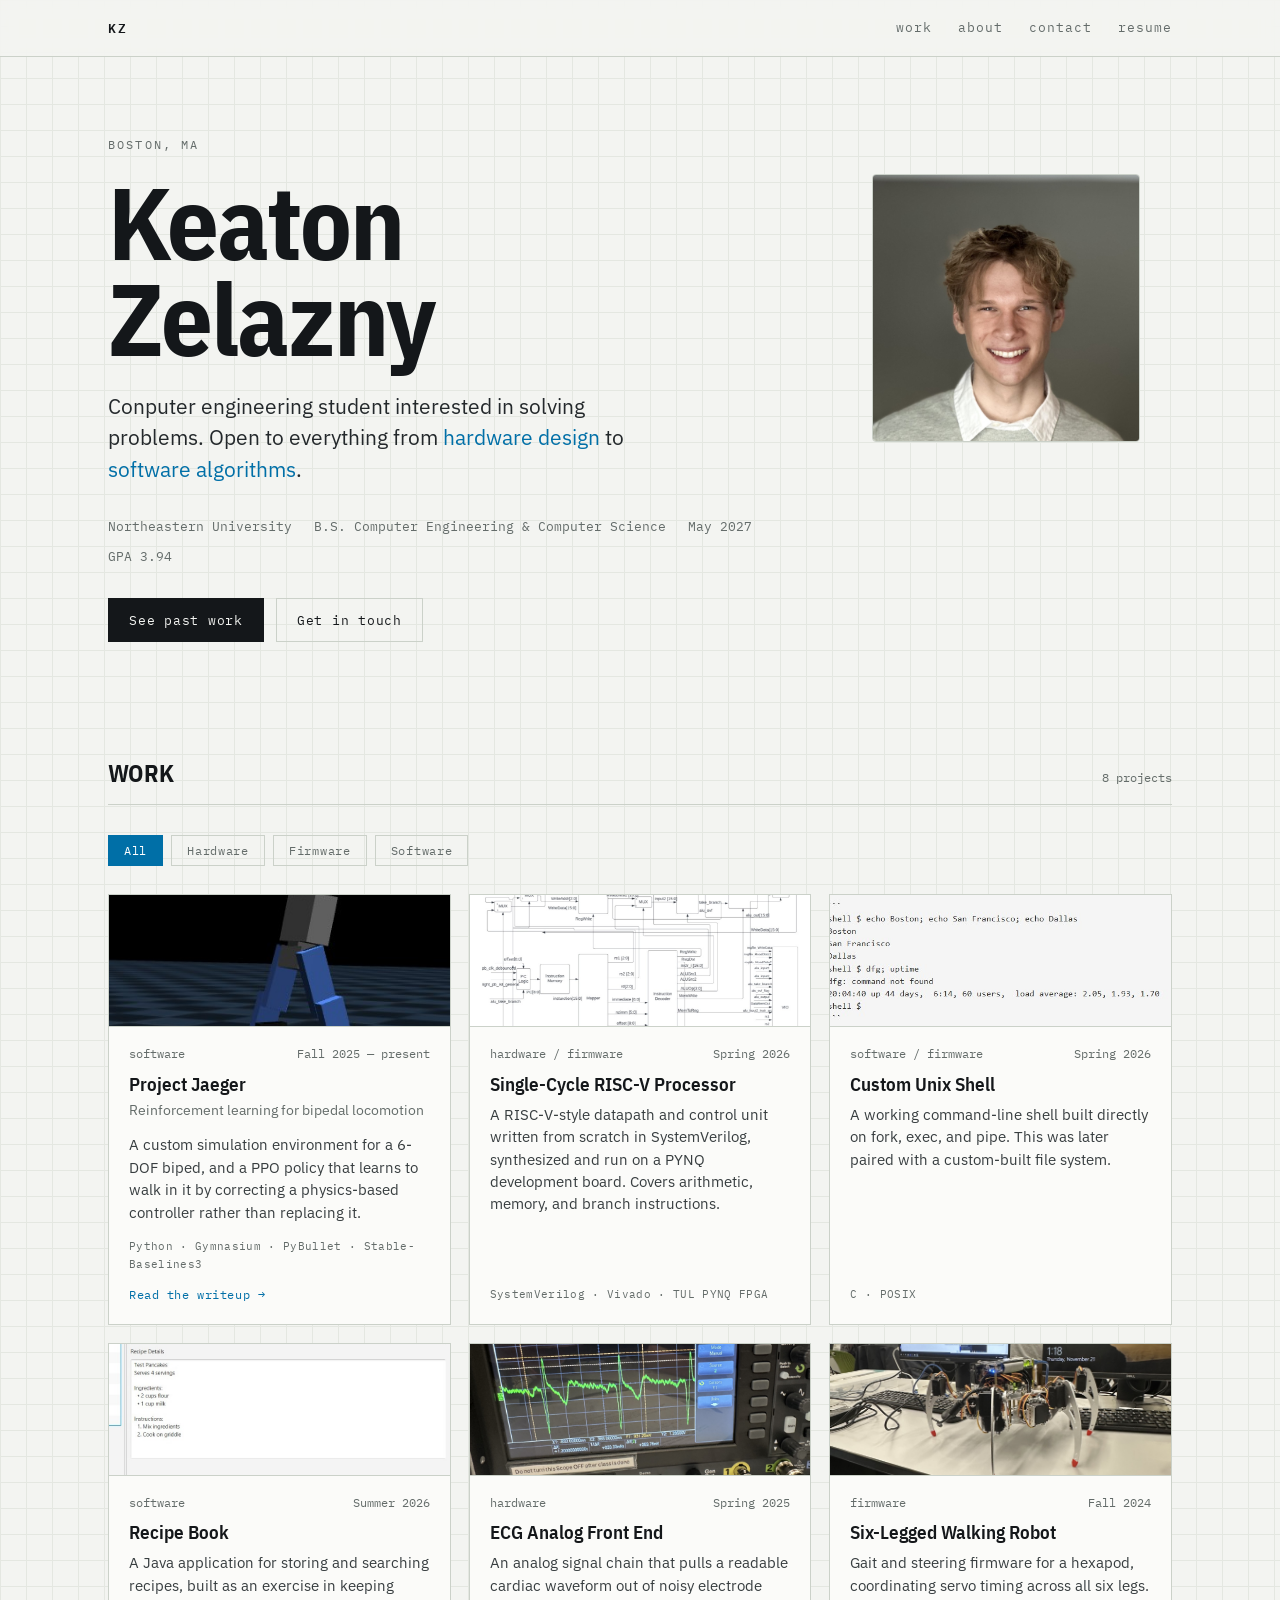
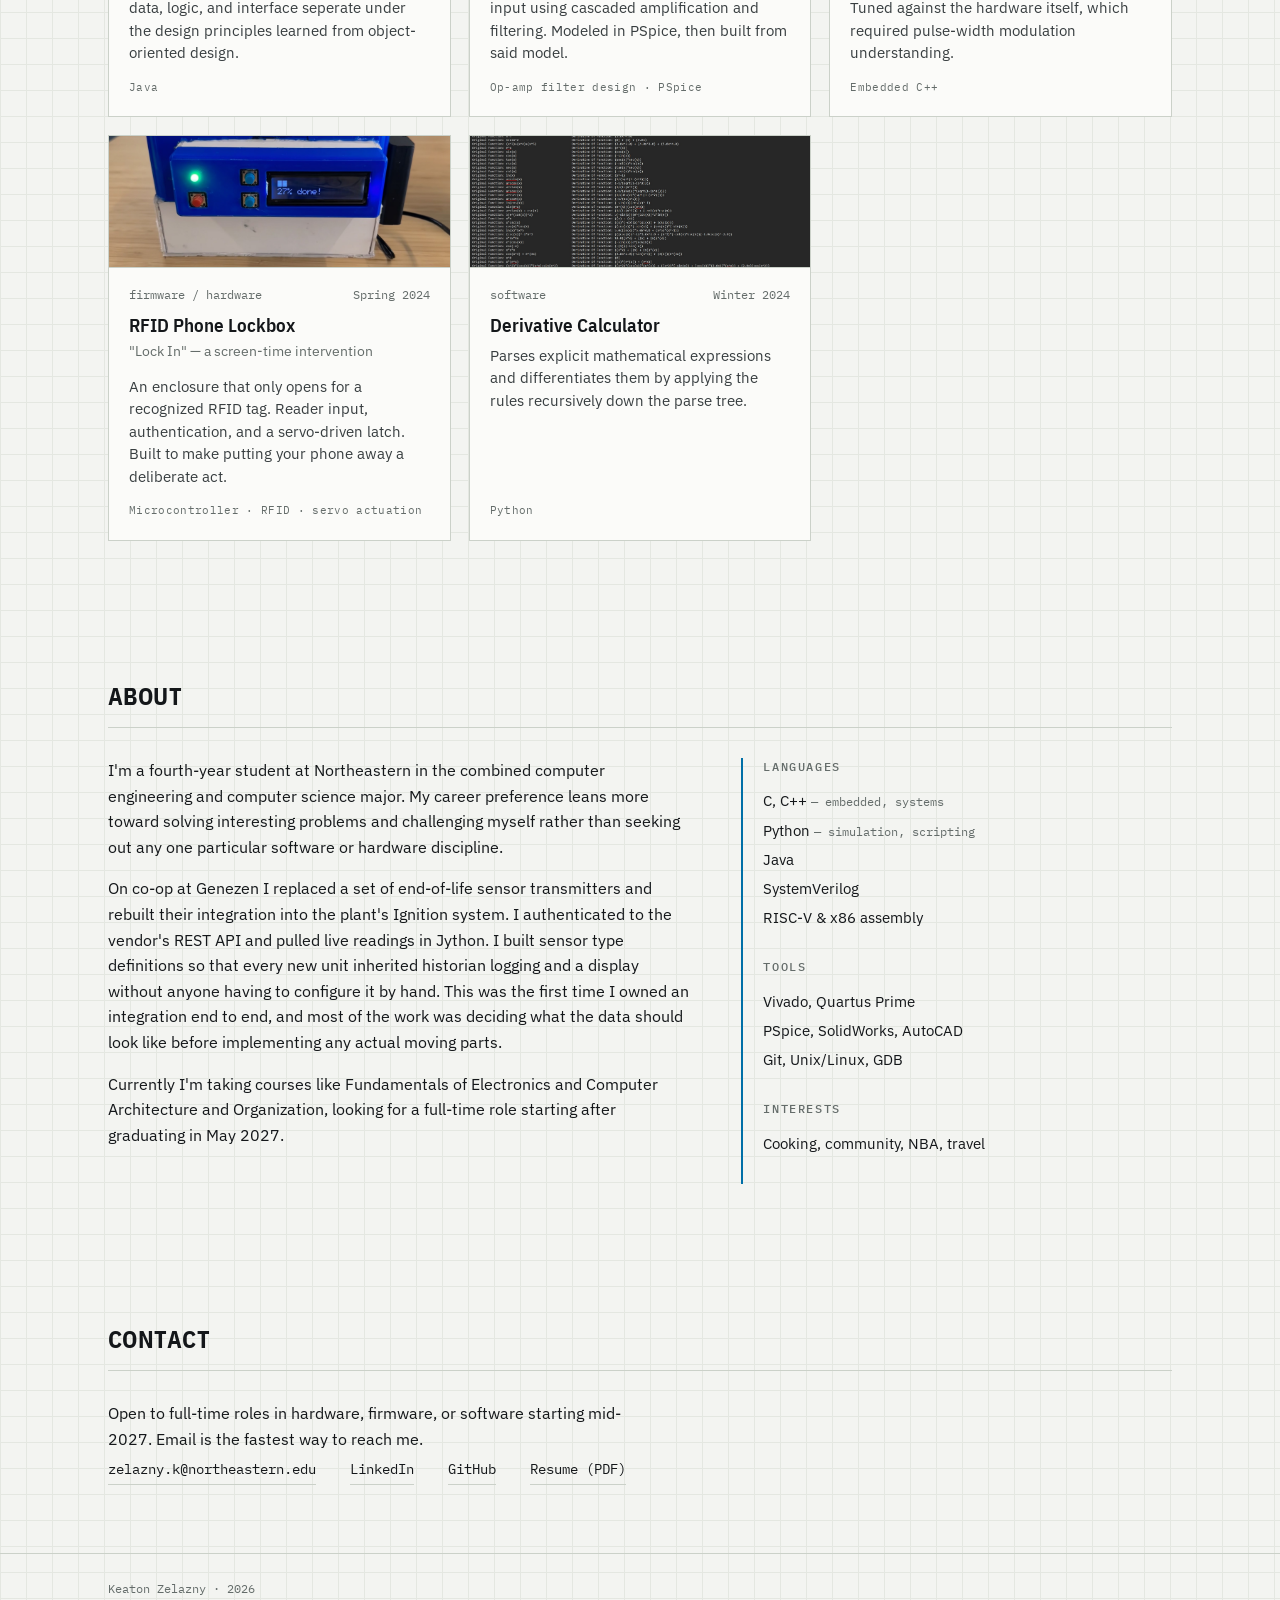
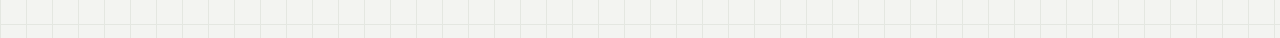
<file: index.html>
<!DOCTYPE html>
<html lang="en">
<head>
<meta charset="utf-8">
<meta name="viewport" content="width=device-width, initial-scale=1">
<title>Keaton Zelazny - Computer Engineering</title>
<meta name="description" content="Computer engineering and computer science student at Northeastern University working across FPGA design, embedded firmware, and software. Graduating May 2027.">

<meta property="og:title" content="Keaton Zelazny — Computer Engineer">
<meta property="og:description" content="FPGA design, embedded firmware, and software. Northeastern University, May 2027.">
<meta property="og:type" content="website">
<meta property="og:url" content="https://keatonzelazny.com/">

<link rel="icon" href="favicon.ico" sizes="any">
<link rel="icon" type="image/png" sizes="32x32" href="favicon-32.png">
<link rel="apple-touch-icon" href="apple-touch-icon.png">

<link rel="preconnect" href="https://fonts.googleapis.com">
<link rel="preconnect" href="https://fonts.gstatic.com" crossorigin>
<link href="https://fonts.googleapis.com/css2?family=IBM+Plex+Mono:wght@400;500&family=IBM+Plex+Sans+Condensed:wght@600;700&family=IBM+Plex+Sans:wght@400;500;600&display=swap" rel="stylesheet">
<link rel="stylesheet" href="assets/style.css">
</head>
<body>

<nav class="nav">
  <div class="nav-inner">
    <a class="mark" href="#top">KZ</a>
    <div class="nav-links">
      <a href="#work">work</a>
      <a href="#about">about</a>
      <a href="#contact">contact</a>
      <a href="assets/Keaton_Zelazny_Resume.pdf">resume</a>
    </div>
  </div>
</nav>

<header class="hero" id="top">
  <div class="wrap hero-grid">
   <div class="hero-text">
    <p class="eyebrow">Boston, MA</p>
    <h1>Keaton<br>Zelazny</h1>
    <p class="lede">
      Conputer engineering student interested in solving problems. Open to everything from <em>hardware design</em> to <em>software algorithms</em>.
    </p>
    <div class="facts">
      <span>Northeastern University</span>
      <span>B.S. Computer Engineering &amp; Computer Science</span>
      <span>May 2027</span>
      <span>GPA 3.94</span>
    </div>
    <div class="btn-row">
      <a class="btn" href="#work">See past work</a>
      <a class="btn ghost" href="mailto:zelazny.k@northeastern.edu">Get in touch</a>
    </div>
   </div>
   <div class="hero-photo">
     <img src="assets/img/keaton.jpg" alt="Keaton Zelazny" width="640" height="640">
   </div>
  </div>
</header>

<section id="work">
  <div class="wrap">
    <div class="sec-head">
      <h2>Work</h2>
      <span class="sec-count" id="count"></span>
    </div>

    <div class="filters" role="group" aria-label="Filter projects by discipline">
      <button class="chip" data-filter="all" aria-pressed="true">All</button>
      <button class="chip" data-filter="hardware" aria-pressed="false">Hardware</button>
      <button class="chip" data-filter="firmware" aria-pressed="false">Firmware</button>
      <button class="chip" data-filter="software" aria-pressed="false">Software</button>
    </div>

    <div class="grid" id="grid"></div>
  </div>
</section>

<section id="about">
  <div class="wrap">
    <div class="sec-head"><h2>About</h2></div>
    <div class="about-grid">
      <div>
       <p>
          I'm a fourth-year student at Northeastern in the combined computer engineering and
          computer science major. My career preference leans more toward solving interesting problems and challenging myself rather than seeking out any one particular software or hardware discipline.
        </p>
        <p>
          On co-op at Genezen I replaced a set of end-of-life sensor transmitters and rebuilt
          their integration into the plant's Ignition system. I authenticated to the vendor's
          REST API and pulled live readings in Jython. I built sensor type definitions so
          that every new unit inherited historian logging and a display without anyone having to configure
          it by hand. This was the first time I owned an integration end to end, and most of
          the work was deciding what the data should look like before implementing any actual moving parts.
        </p>
        <p>
          Currently I'm taking courses like Fundamentals of Electronics and Computer Architecture and Organization, looking for a full-time role starting after graduating in May 2027. 
        </p>
      </div>
      <div class="side-block">
        <h4>Languages</h4>
        <ul>
          <li>C, C++ <span>— embedded, systems</span></li>
          <li>Python <span>— simulation, scripting</span></li>
          <li>Java</li>
          <li>SystemVerilog</li>
          <li>RISC-V &amp; x86 assembly</li>
        </ul>
        <h4>Tools</h4>
        <ul>
          <li>Vivado, Quartus Prime</li>
          <li>PSpice, SolidWorks, AutoCAD</li>
          <li>Git, Unix/Linux, GDB</li>
        </ul>
        <h4>Interests</h4>
        <ul>
          <li>Cooking, community, NBA, travel</li>
        </ul>
      </div>
    </div>
  </div>
</section>

<section id="contact">
  <div class="wrap">
    <div class="sec-head"><h2>Contact</h2></div>
    <p style="max-width:52ch;margin:0 0 4px">
      Open to full-time roles in hardware, firmware, or software starting mid-2027.
      Email is the fastest way to reach me.
    </p>
    <div class="contact-links">
      <a href="mailto:zelazny.k@northeastern.edu">zelazny.k@northeastern.edu</a>
      <a href="https://linkedin.com/in/keaton-zelazny">LinkedIn</a>
      <a href="https://github.com/keatonzny">GitHub</a>
      <a href="assets/Keaton_Zelazny_Resume.pdf">Resume (PDF)</a>
    </div>
  </div>
</section>

<footer>
  <div class="wrap" style="display:flex;justify-content:space-between;width:100%;flex-wrap:wrap;gap:10px">
    <span>Keaton Zelazny &middot; <span id="year"></span></span>
    <span></span>
  </div>
</footer>


<script src="assets/main.js"></script>
</body>
</html>
</file>
<file: assets/style.css>
/* ============================================================
   Keaton Zelazny — portfolio
   Palette: instrument paper, graphite ink, one plotted blue
   ============================================================ */

:root {
  --paper:  #F3F4F1;
  --panel:  #FBFBF9;
  --grid:   #E4E7E1;
  --rule:   #CBD1C9;
  --ink:    #14171A;
  --muted:  #646C6A;
  --accent: #006fa7;
  --accent-soft: rgba(0, 111, 167, 0.10);

  --sans: "IBM Plex Sans", system-ui, -apple-system, sans-serif;
  --cond: "IBM Plex Sans Condensed", "IBM Plex Sans", system-ui, sans-serif;
  --mono: "IBM Plex Mono", ui-monospace, "SF Mono", Menlo, monospace;

  --max: 1120px;
  --pad: 28px;
}

* { box-sizing: border-box; }

html { scroll-behavior: smooth; }

body {
  margin: 0;
  background-color: var(--paper);
  background-image:
    linear-gradient(var(--grid) 1px, transparent 1px),
    linear-gradient(90deg, var(--grid) 1px, transparent 1px);
  background-size: 26px 26px;
  color: var(--ink);
  font-family: var(--sans);
  font-size: 16px;
  line-height: 1.6;
  -webkit-font-smoothing: antialiased;
}

a { color: inherit; }

.wrap {
  max-width: var(--max);
  margin: 0 auto;
  padding: 0 var(--pad);
}

/* ---------- nav ---------- */

.nav {
  position: sticky;
  top: 0;
  z-index: 20;
  background: rgba(243, 244, 241, 0.88);
  backdrop-filter: blur(8px);
  border-bottom: 1px solid var(--rule);
}

.nav-inner {
  max-width: var(--max);
  margin: 0 auto;
  padding: 0 var(--pad);
  height: 56px;
  display: flex;
  align-items: center;
  justify-content: space-between;
}

.mark {
  font-family: var(--mono);
  font-size: 13px;
  font-weight: 600;
  letter-spacing: 0.16em;
  text-decoration: none;
}

.nav-links {
  display: flex;
  gap: 26px;
  font-family: var(--mono);
  font-size: 12.5px;
  letter-spacing: 0.08em;
}

.nav-links a {
  text-decoration: none;
  color: var(--muted);
  padding-bottom: 2px;
  border-bottom: 1px solid transparent;
  transition: color 0.15s, border-color 0.15s;
}

.nav-links a:hover,
.nav-links a:focus-visible { color: var(--ink); border-bottom-color: var(--accent); }

/* ---------- hero ---------- */

.hero { padding: 78px 0 44px; }

.hero-grid {
  display: grid;
  grid-template-columns: minmax(0, 700px) auto;
  justify-content: start;
  gap: 64px;
  align-items: start;
}

/* offset equal to the eyebrow line + its margin, so the photo's top edge
   lands on the cap height of the name rather than above it */
.hero-photo { margin-top: 39px; }

.hero-photo img {
  display: block;
  width: 268px;
  height: 268px;
  object-fit: cover;
  border: 1px solid var(--rule);
  border-radius: 4px;
  background: var(--panel);
}

.eyebrow {
  font-family: var(--mono);
  font-size: 12px;
  letter-spacing: 0.18em;
  text-transform: uppercase;
  color: var(--muted);
  margin: 0 0 20px;
}

h1 {
  font-family: var(--cond);
  font-weight: 700;
  font-size: clamp(3rem, 9vw, 6.4rem);
  line-height: 0.94;
  letter-spacing: -0.02em;
  margin: 0 0 24px;
}

.lede {
  font-size: clamp(1.05rem, 2.1vw, 1.32rem);
  line-height: 1.5;
  max-width: 40ch;
  margin: 0 0 30px;
  color: #23282B;
}

.lede em { font-style: normal; color: var(--accent); }

.facts {
  display: flex;
  flex-wrap: wrap;
  gap: 10px 22px;
  font-family: var(--mono);
  font-size: 12.5px;
  color: var(--muted);
  margin-bottom: 32px;
}

.facts span { white-space: nowrap; }

.btn-row { display: flex; flex-wrap: wrap; gap: 12px; }

.btn {
  display: inline-block;
  font-family: var(--mono);
  font-size: 12.5px;
  letter-spacing: 0.06em;
  text-decoration: none;
  padding: 11px 20px;
  border: 1px solid var(--ink);
  background: var(--ink);
  color: var(--paper);
  transition: background 0.15s, color 0.15s, border-color 0.15s;
}

.btn:hover, .btn:focus-visible { background: var(--accent); border-color: var(--accent); }

.btn.ghost { background: transparent; color: var(--ink); border-color: var(--rule); }
.btn.ghost:hover, .btn.ghost:focus-visible { border-color: var(--accent); color: var(--accent); background: transparent; }

/* ---------- sections ---------- */

section { padding: 68px 0; }

.sec-head {
  display: flex;
  align-items: baseline;
  gap: 16px;
  border-bottom: 1px solid var(--rule);
  padding-bottom: 12px;
  margin-bottom: 30px;
}

h2 {
  font-family: var(--cond);
  font-weight: 700;
  font-size: 1.5rem;
  letter-spacing: 0.02em;
  text-transform: uppercase;
  margin: 0;
}

.sec-count {
  font-family: var(--mono);
  font-size: 12px;
  color: var(--muted);
  margin-left: auto;
}

/* ---------- filters ---------- */

.filters {
  display: flex;
  flex-wrap: wrap;
  gap: 8px;
  margin-bottom: 28px;
}

.chip {
  font-family: var(--mono);
  font-size: 12px;
  letter-spacing: 0.06em;
  padding: 7px 15px;
  border: 1px solid var(--rule);
  background: transparent;
  color: var(--muted);
  cursor: pointer;
  transition: all 0.15s;
}

.chip:hover { border-color: var(--ink); color: var(--ink); }

.chip[aria-pressed="true"] {
  background: var(--accent);
  border-color: var(--accent);
  color: #fff;
}

/* ---------- project grid ---------- */

.grid {
  display: grid;
  grid-template-columns: repeat(auto-fill, minmax(310px, 1fr));
  gap: 18px;
}

.card {
  border: 1px solid var(--rule);
  background: var(--panel);
  display: flex;
  flex-direction: column;
  text-decoration: none;
  transition: border-color 0.18s, transform 0.18s, box-shadow 0.18s;
}

.card:hover, .card:focus-visible {
  border-color: var(--accent);
  transform: translateY(-2px);
  box-shadow: 0 6px 20px rgba(20, 23, 26, 0.07);
}

.card.hidden { display: none; }

.card-visual {
  border-bottom: 1px solid var(--rule);
  background: #fff;
  height: 132px;
  display: flex;
  align-items: center;
  justify-content: center;
  overflow: hidden;
  position: relative;
}

.card-visual img {
  width: 100%;
  height: 100%;
  object-fit: cover;
  display: block;
}

.card-visual .ph {
  position: absolute;
  inset: 0;
  display: flex;
  align-items: center;
  justify-content: center;
  color: var(--rule);
  background:
    repeating-linear-gradient(45deg, transparent, transparent 9px, var(--grid) 9px, var(--grid) 10px);
}

.card-visual .ph svg { width: 30px; height: 30px; stroke: #A9B0A8; stroke-width: 1.5; fill: none; }

.card-visual img { position: relative; z-index: 1; }

.card-body { padding: 18px 20px 20px; flex: 1; display: flex; flex-direction: column; }

.card-meta {
  display: flex;
  justify-content: space-between;
  align-items: baseline;
  gap: 12px;
  font-family: var(--mono);
  font-size: 11.5px;
  color: var(--muted);
  margin-bottom: 8px;
}

.card h3 {
  font-family: var(--cond);
  font-weight: 600;
  font-size: 1.2rem;
  line-height: 1.2;
  margin: 0 0 9px;
}

.card p {
  margin: 0 0 14px;
  font-size: 14.5px;
  line-height: 1.55;
  color: #383E40;
}

.stack {
  margin-top: auto;
  font-family: var(--mono);
  font-size: 11px;
  color: var(--muted);
  letter-spacing: 0.03em;
}

.more {
  display: inline-flex;
  align-items: center;
  gap: 6px;
  font-family: var(--mono);
  font-size: 11.5px;
  color: var(--accent);
  margin-top: 12px;
  letter-spacing: 0.05em;
}

/* ---------- about ---------- */

.about-grid {
  display: grid;
  grid-template-columns: 1.35fr 1fr;
  gap: 52px;
}

.about-grid p { max-width: 62ch; margin: 0 0 16px; }

.side-block { border-left: 2px solid var(--accent); padding-left: 20px; }

.side-block h4 {
  font-family: var(--mono);
  font-size: 11.5px;
  letter-spacing: 0.14em;
  text-transform: uppercase;
  color: var(--muted);
  margin: 0 0 10px;
  font-weight: 500;
}

.side-block ul { margin: 0 0 26px; padding: 0; list-style: none; font-size: 14.5px; }
.side-block li { padding: 3px 0; }
.side-block li span { font-family: var(--mono); font-size: 12px; color: var(--muted); }

/* ---------- contact ---------- */

.contact-links {
  display: flex;
  flex-wrap: wrap;
  gap: 12px 34px;
  font-family: var(--mono);
  font-size: 14px;
  margin-top: 6px;
}

.contact-links a {
  text-decoration: none;
  border-bottom: 1px solid var(--rule);
  padding-bottom: 3px;
  transition: border-color 0.15s, color 0.15s;
}

.contact-links a:hover, .contact-links a:focus-visible {
  color: var(--accent);
  border-bottom-color: var(--accent);
}

footer {
  border-top: 1px solid var(--rule);
  padding: 26px 0 40px;
  font-family: var(--mono);
  font-size: 11.5px;
  color: var(--muted);
  display: flex;
  justify-content: space-between;
  flex-wrap: wrap;
  gap: 10px;
}

/* ---------- project detail page ---------- */

.detail { padding: 60px 0 0; }

.back {
  font-family: var(--mono);
  font-size: 12px;
  color: var(--muted);
  text-decoration: none;
  letter-spacing: 0.06em;
}

.back:hover { color: var(--accent); }

.detail h1 { font-size: clamp(2.2rem, 5.5vw, 3.6rem); margin-top: 22px; }

.detail-meta {
  font-family: var(--mono);
  font-size: 12.5px;
  color: var(--muted);
  display: flex;
  flex-wrap: wrap;
  gap: 8px 20px;
  border-bottom: 1px solid var(--rule);
  padding-bottom: 20px;
  margin-bottom: 40px;
}

.prose { max-width: 68ch; }
.prose h2 { font-size: 1.22rem; margin: 42px 0 12px; text-transform: none; letter-spacing: 0; }
.prose p { margin: 0 0 16px; }
.prose ul { margin: 0 0 16px; padding-left: 20px; }
.prose li { margin-bottom: 7px; }
.prose code {
  font-family: var(--mono);
  font-size: 0.88em;
  background: var(--accent-soft);
  padding: 1px 5px;
}

figure {
  margin: 30px 0;
  border: 1px solid var(--rule);
  background: var(--panel);
}

figure img { width: 100%; display: block; }

figure figcaption {
  font-family: var(--mono);
  font-size: 11.5px;
  color: var(--muted);
  padding: 10px 14px;
  border-top: 1px solid var(--rule);
}

.placeholder {
  height: 260px;
  display: flex;
  align-items: center;
  justify-content: center;
  font-family: var(--mono);
  font-size: 12px;
  color: var(--muted);
  background:
    repeating-linear-gradient(45deg, transparent, transparent 9px, var(--grid) 9px, var(--grid) 10px);
}

/* ---------- responsive ---------- */

@media (max-width: 860px) {
  .about-grid { grid-template-columns: 1fr; gap: 34px; }
  .hero { padding: 42px 0 32px; }
  .hero-grid { grid-template-columns: 1fr; gap: 22px; justify-content: stretch; }
  .hero-photo { order: -1; margin-top: 0; }
  .hero-photo img { width: 104px; height: 104px; }
  section { padding: 50px 0; }
  .nav-links { gap: 18px; }
}

@media (max-width: 480px) {
  :root { --pad: 20px; }
  .grid { grid-template-columns: 1fr; }
  .nav-links { gap: 13px; font-size: 11.5px; letter-spacing: 0.04em; }
}

/* ---------- a11y ---------- */

:focus-visible { outline: 2px solid var(--accent); outline-offset: 3px; }

@media (prefers-reduced-motion: reduce) {
  html { scroll-behavior: auto; }
  * { animation-duration: 0.001ms !important; transition-duration: 0.001ms !important; }
}
</file>
